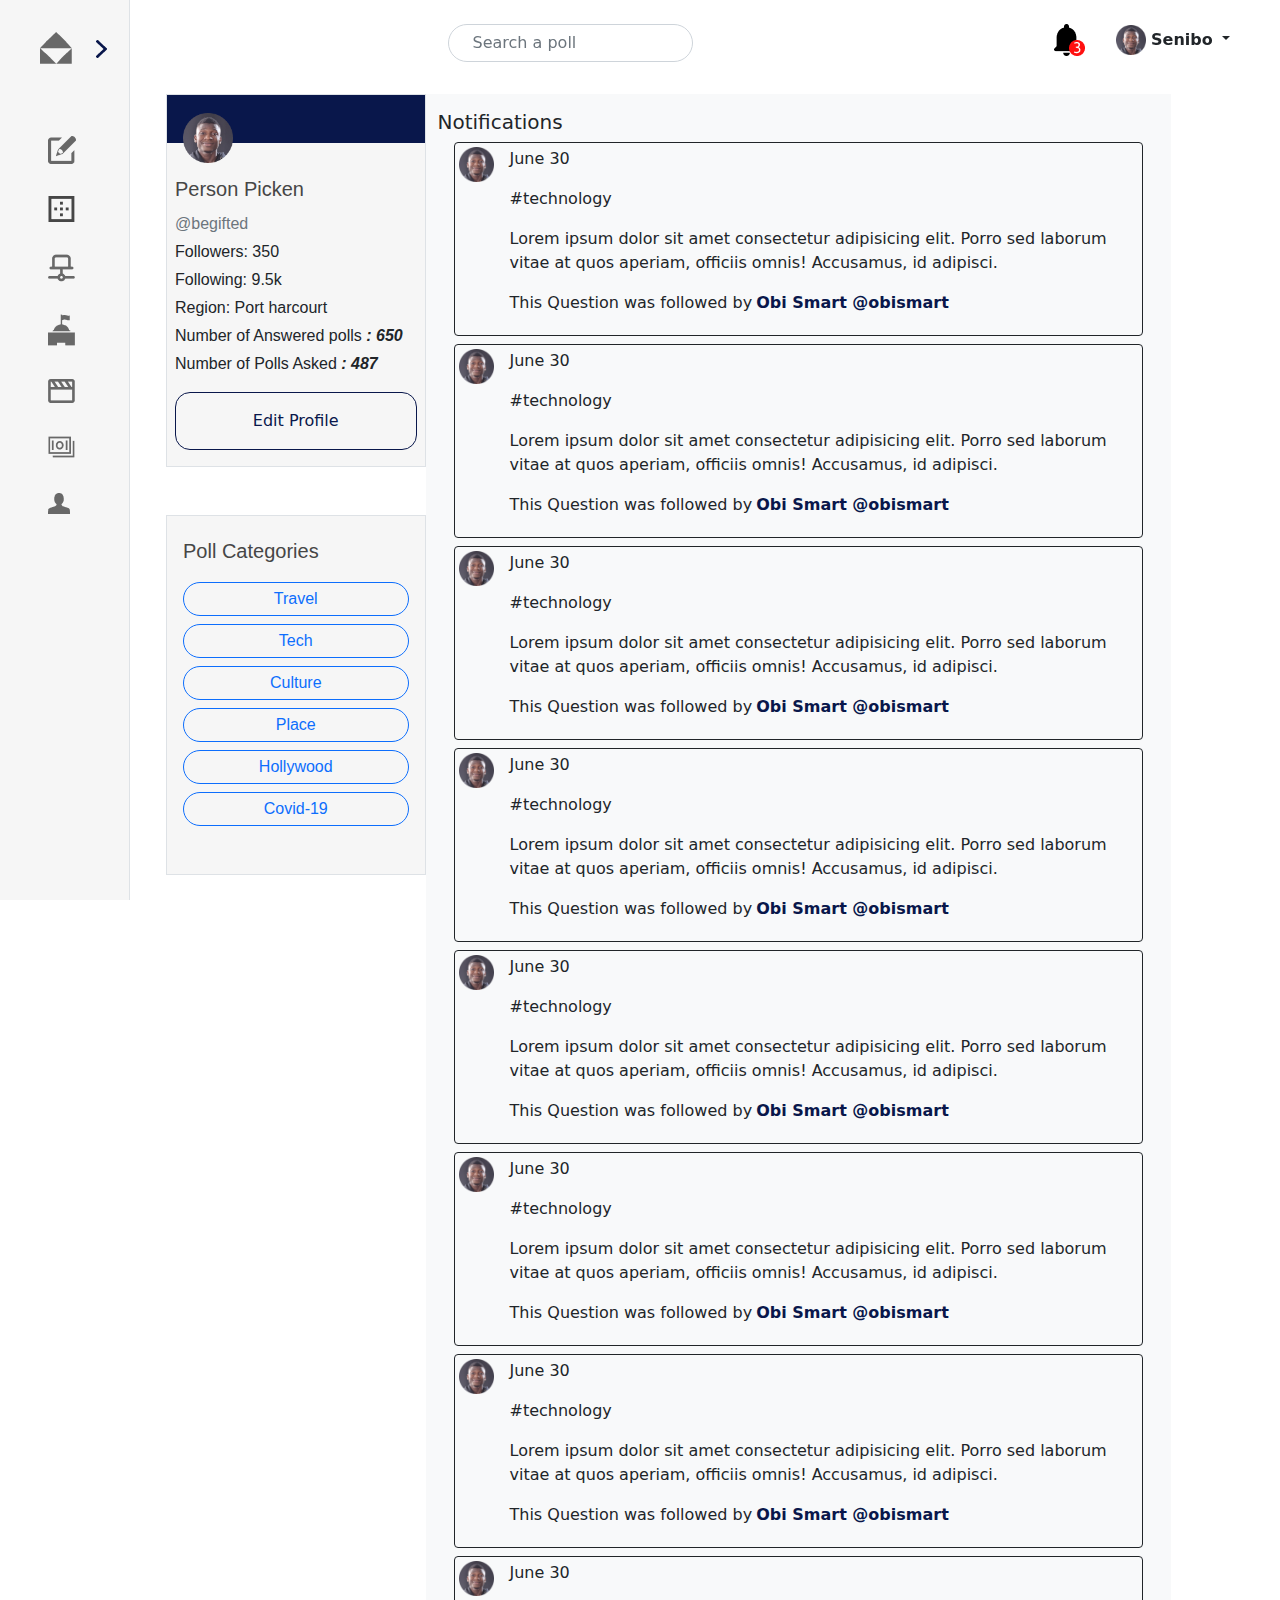
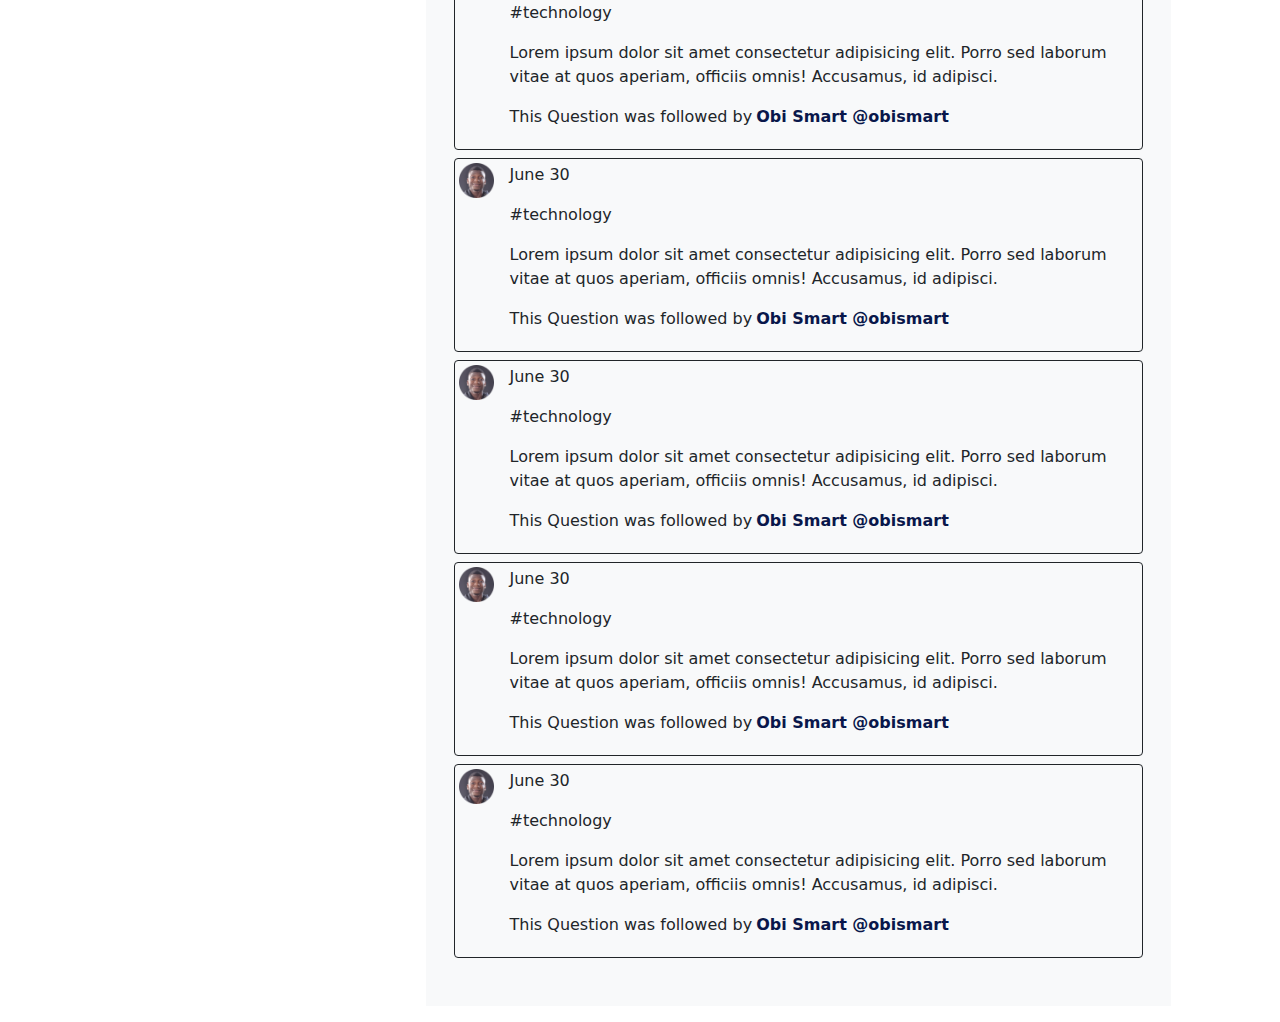
<file: index.html>
<!DOCTYPE html>
<html lang="en">
<head>
    <meta charset="UTF-8">
    <meta http-equiv="X-UA-Compatible" content="IE=edge">
    <meta name="viewport" content="width=device-width, initial-scale=1.0">
    <title>Notification | Chartpoll</title>
    <link rel="stylesheet" href="./css/bootstrap.min.css">
    <link rel="stylesheet" href="./css/style.css">
    <link rel="stylesheet" href="./css/notification.css">
</head>
<body>
    <!-- SIDEBAR MOBILE -->
    <nav class="navbar navbar-light bg-light d-lg-none feeds-bg border-bottom">
        <div class="container-fluid">
            <a href="#" class="d-flex align-items-center mb-3 mb-lg-0 me-lg-auto link-dark text-decoration-none">
                <img src="./images/envelope.png" alt="Logo"  class="">
                <span class="fw-bold text-secondary ps-2 fs-4">Chartpoll</span>
                </a>
            <!-- toggler -->
            <button class="navbar-toggler" type="button" data-bs-toggle="collapse" data-bs-target="#navbarNav" aria-controls="navbarNav" aria-expanded="false" aria-label="Toggle navigation">
            <span class="navbar-toggler-icon"></span>
            </button>
            <!-- nav links -->
            <div class="collapse navbar-collapse justify-content-end align-center" id="navbarNav">
                <ul class="navbar-nav text-white ms-2">
                    <li class="nav-item">
                        <a class="nav-link" href="#"><img src="./images/Vector (7).png" width="15px" alt="New Poll"><span class="text-secondary ps-4 pt-5">New Poll</span></a>
                        </li>
                    <li class="nav-item">
                        <a class="nav-link" href="#"><img src="./images/Group 20.png" width="15px" alt="All Feeds"> <span class="text-secondary ps-4 pt-5">All Feeds</span> </a>
                    </li>
                    <li class="nav-item">
                    <a class="nav-link" href="#"><img src="./images/Vector (5).png" width="15px" alt="Technology"><span class="text-secondary ps-4 pt-5">Technology</span></a>
                    </li>
                    <li class="nav-item">
                    <a class="nav-link" href="#"><img src="./images/Vector (6).png" width="15px" alt="Politics"><span class="text-secondary ps-4 pt-5">Politics</span></a>
                    </li>
                    <li class="nav-item">
                    <a class="nav-link" href="#"><img src="./images/Vector (3).png" width="15px" alt="Movies"><span class="text-secondary ps-4 pt-5">Movies</span></a>
                    </li>
                    <li class="nav-item">
                    <a class="nav-link" href="#"><img src="./images/Group 18.png" width="15px" alt="Business"><span class="text-secondary ps-4 pt-5">Business</span></a>
                    </li>
                    <li class="nav-item">
                    <a class="nav-link" href="#"><img src="./images/Vector (4).png" width="15px" alt="Profile"><span class="text-secondary ps-4 pt-5">Profile</span></a>
                    </li>

                </ul>
            </div>
        </div>
    </nav>
    <!-- NAVBAR DESKTOP -->
    <nav class="d-none d-lg-block feeds-bg fixed-top h-100 border-end reduce-width" style="width: 130px;">
        <div class="d-flex flex-column flex-shrink-0 p-3 pt-4">
            <span class="d-flex align-items-center mb-3 mb-lg-0 mt-2 me-lg-auto link-dark text-decoration-none">
                <img src="./images/envelope.png" alt="Logo"  class="ms-4 ">
                <span class="fw-bold text-secondary ps-2 fs-4 sidebar-text sidebar-hidden">Chartpoll</span>
                <span id="sidebar-button1" class="ms-4 sidebar-show"><img src="./images/Vector (9).png" alt="open"></span>
                <span id="sidebar-button2" class="ms-4 sidebar-hidden"><img src="./images/Vector (8).png" alt="close"></span>
            </span>
            <ul class="nav flex-column mb-auto ps-3 pt-5 mt-3">
                <li class="nav-item mb-3">
                    <a href="#" class="nav-link active" aria-current="page"> <img src="./images/Vector (7).png" alt="New Poll"><span class="text-secondary ps-4 pt-5 sidebar-text sidebar-hidden">New Poll</span></a>
                </li>
                <li class="mb-3">
                    <a href="#" class="nav-link active" aria-current="page"><img src="./images/Group 20.png" alt="All Feeds"> <span class="text-secondary ps-4 pt-5 sidebar-text sidebar-hidden">All Feeds</span> </a>
                </li>
                <li class="mb-3">
                    <a href="#" class="nav-link active" aria-current="page"><img src="./images/Vector (5).png" alt="Technology"><span class="text-secondary ps-4 pt-5 sidebar-text sidebar-hidden">Technology</span></a>
                </li>
                <li class="mb-3">
                    <a href="#" class="nav-link active" aria-current="page"><img src="./images/Vector (6).png" alt="Politics"><span class="text-secondary ps-4 pt-5 sidebar-text sidebar-hidden">Politics</span></a>
                </li>
                <li class="mb-3">
                    <a href="#" class="nav-link active" aria-current="page"><img src="./images/Vector (3).png" alt="Movies"><span class="text-secondary ps-4 pt-5 sidebar-text sidebar-hidden">Movies</span></a>
                </li>
                <li class="mb-3">
                    <a href="#" class="nav-link active" aria-current="page"><img src="./images/Group 18.png" alt="Business"><span class="text-secondary ps-4 pt-5 sidebar-text sidebar-hidden">Business</span></a>
                </li>
                <li>
                    <a href="#" class="nav-link active" aria-current="page"><img src="./images/Vector (4).png" alt="Profile"><span class="text-secondary ps-4 pt-5 sidebar-text sidebar-hidden">Profile</span></a>
                </li>
            </ul>
        </div>
    </nav>
    <!-- NAVBAR -->
    <main class="feeds-wrapper">
        <div class="pt-4 pb-1 row  px-5 sticky-top">
            <div class="col-lg-3"></div>
            <div class="col-lg-9">
                <div class="row justify-content-between">
                    <div class="col-md-4"><input type="search" placeholder="Search a poll" class="form-control rounded-pill pe-5 ps-4"></div>
                    <div class="col-md-4 mt-3 mt-md-0 col-lg-3">
                        <span><img src="images/Vector.png" alt="notification" width="25px"><img src="images/Group 23.png" alt="" class="notify-num"></span>
                        <span><img src="images/Mask Group (1).png" alt="profile picture" width="30px" class="ms-3"></span>
                        <div class="dropdown d-inline-block">
                            <span class="dropdown-toggle fw-bold" id="dropdownMenu2" data-bs-toggle="dropdown" aria-expanded="false">
                            Senibo
                            </span>
                            <ul class="dropdown-menu" aria-labelledby="dropdownMenuButton1">
                            <li><a class="dropdown-item" href="#">Action</a></li>
                            <li><a class="dropdown-item" href="#">Another action</a></li>
                            <li><a class="dropdown-item" href="#">Something else here</a></li>
                            </ul>
                        </div>
                    </div>
                </div>
            </div>
        </div>
        <!-- NAVBAR ENDS HERE -->

        <!-- PUT YOUR CONTENT BELOW -->
        <!-- Cards Starts  -->
        <div class="row mx-3 mt-1 mb-3 g-4">
            <div class="col-xl-3">
                <div class="row  align-items-baseline justify-content-evenly ms-xl-2">
                    <div class="col-md-5 px-0 col-xl-12 feeds-bg border pb-3">
                        <div class="feeds-btn-bg py-4"></div>
                        <div class="px-2">
                            <div  class= "mx-2"style= "width:50px; height:50px; position: relative; bottom: 30px;">
                                <img src="./images/Mask Group (1).png" class="card-img-top " alt="...">
                              </div>
                            <p class="ubuntu-feeds-font lead pt-3 mb-2 space">Person Picken</p>
                            <p class="ubuntu-feeds-font text-secondary mb-1">@begifted</p>
                            <p class="mb-1 text-dark ubuntu-feeds-font">Followers:  350</p>
                            <p class="mb-1 text-dark ubuntu-feeds-font">Following: 9.5k</p>
                            <p class="mb-1 text-dark ubuntu-feeds-font">Region: Port harcourt</p>
                            <p class="mb-1 text-dark ubuntu-feeds-font">Number of Answered polls <span class="fst-italic fw-bold">: 650</span></p>
                            <p class="mb- text-dark ubuntu-feeds-font">Number of Polls Asked <span class="fst-italic fw-bold">: 487</span></p>
                            <a href="editProfile.html" class="d-block text-center text-decoration-none py-3 px-4 feeds-text change-border shape-radius">Edit Profile</a>
                        </div>
                   </div>
                   <div class="col-md-5 col-xl-12 feeds-bg border p-3 mt-5 pb-5">
                        <p class="ubuntu-feeds-font lead pt-1">Poll Categories</p>
                        <a href="#" class="d-block text-center text-decoration-none py-1 px-4 border border-primary rounded-pill mb-2 ubuntu-feeds-font text-primary">Travel</a>
                        <a href="#" class="d-block text-center text-decoration-none py-1 px-4 border border-primary rounded-pill mb-2 ubuntu-feeds-font text-primary">Tech</a>
                        <a href="#" class="d-block text-center text-decoration-none py-1 px-4 border border-primary rounded-pill mb-2 ubuntu-feeds-font text-primary">Culture</a>
                        <a href="#" class="d-block text-center text-decoration-none py-1 px-4 border border-primary rounded-pill mb-2 ubuntu-feeds-font text-primary">Place</a>
                        <a href="#" class="d-block text-center text-decoration-none py-1 px-4 border border-primary rounded-pill mb-2 ubuntu-feeds-font text-primary">Hollywood</a>
                        <a href="#" class="d-block text-center text-decoration-none py-1 px-4 border border-primary rounded-pill ubuntu-feeds-font text-primary">Covid-19</a>
                    </div>
                </div>
            </div> 
          <!-- Cards End -->
          <div class="col-xl-8 bg-light">
                <h5 class="pt-3 text-dark">Notifications</h5>
                <div class="row g-2 pb-5 mx-3" id="note">
                    <!-- notifications will be loaded from js file -->
                </div>
            </div>
        </div>
    </main>

    <script src="./script/bootstrap.min.js"></script>
    <script src="./script/script.js"></script>
    <script src="./script/app.js"></script>  
</body>
</html>
</file>
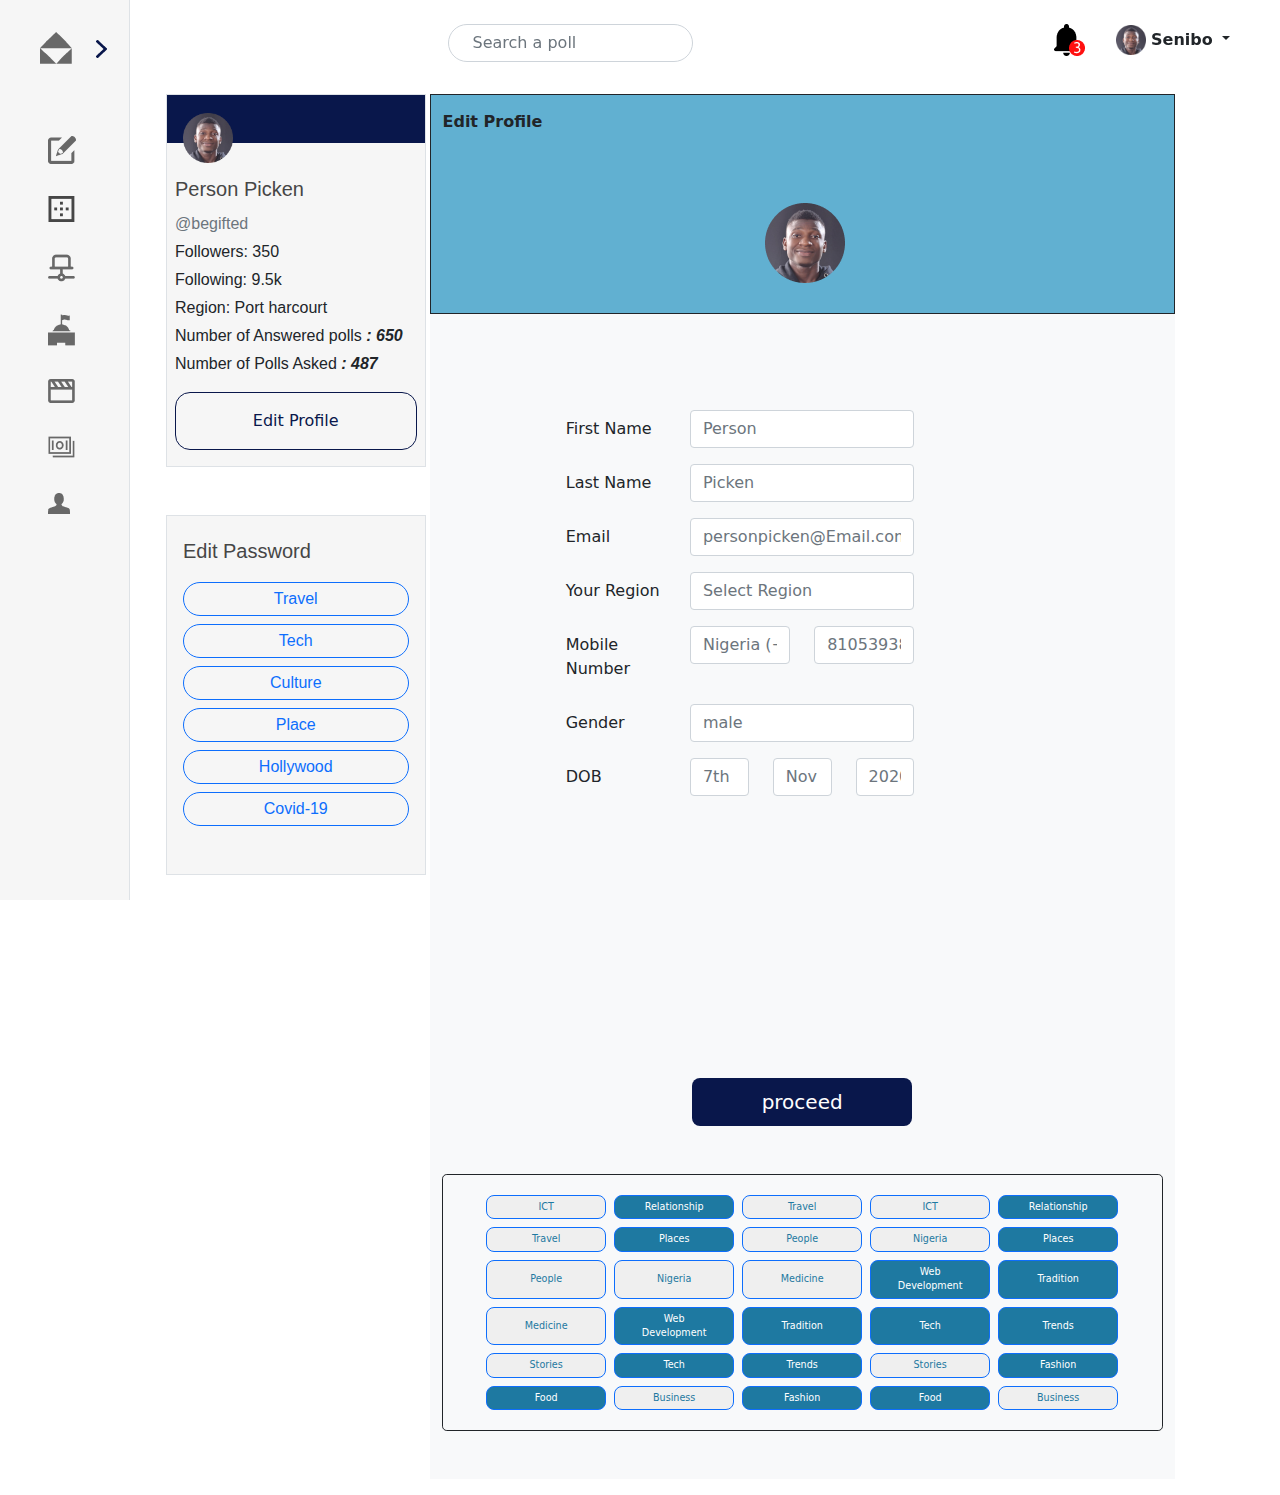
<file: editProfile.html>
<!DOCTYPE html>
<html lang="en">
<head>
    <meta charset="UTF-8">
    <meta http-equiv="X-UA-Compatible" content="IE=edge">
    <meta name="viewport" content="width=device-width, initial-scale=1.0">
    <title>Edit Profile | ChartPoll</title>
    <link rel="stylesheet" href="./css/bootstrap.min.css">
    <link rel="stylesheet" href="./css/style.css">
    <link rel="stylesheet" href="./css/notification.css">
</head>
<body>
  
       <!-- SIDEBAR MOBILE -->
       <nav class="navbar navbar-light bg-light d-lg-none feeds-bg border-bottom">
        <div class="container-fluid">
            <a href="#" class="d-flex align-items-center mb-3 mb-lg-0 me-lg-auto link-dark text-decoration-none">
                <img src="./images/envelope.png" alt="Logo"  class="">
                <span class="fw-bold text-secondary ps-2 fs-4">Chartpoll</span>
                </a>
            <!-- toggler -->
            <button class="navbar-toggler" type="button" data-bs-toggle="collapse" data-bs-target="#navbarNav" aria-controls="navbarNav" aria-expanded="false" aria-label="Toggle navigation">
            <span class="navbar-toggler-icon"></span>
            </button>
            <!-- nav links -->
            <div class="collapse navbar-collapse justify-content-end align-center" id="navbarNav">
                <ul class="navbar-nav text-white ms-2">
                    <li class="nav-item">
                        <a class="nav-link" href="#"><img src="./images/Vector (7).png" width="15px" alt="New Poll"><span class="text-secondary ps-4 pt-5">New Poll</span></a>
                        </li>
                    <li class="nav-item">
                        <a class="nav-link" href="#"><img src="./images/Group 20.png" width="15px" alt="All Feeds"> <span class="text-secondary ps-4 pt-5">All Feeds</span> </a>
                    </li>
                    <li class="nav-item">
                    <a class="nav-link" href="#"><img src="./images/Vector (5).png" width="15px" alt="Technology"><span class="text-secondary ps-4 pt-5">Technology</span></a>
                    </li>
                    <li class="nav-item">
                    <a class="nav-link" href="#"><img src="./images/Vector (6).png" width="15px" alt="Politics"><span class="text-secondary ps-4 pt-5">Politics</span></a>
                    </li>
                    <li class="nav-item">
                    <a class="nav-link" href="#"><img src="./images/Vector (3).png" width="15px" alt="Movies"><span class="text-secondary ps-4 pt-5">Movies</span></a>
                    </li>
                    <li class="nav-item">
                    <a class="nav-link" href="#"><img src="./images/Group 18.png" width="15px" alt="Business"><span class="text-secondary ps-4 pt-5">Business</span></a>
                    </li>
                    <li class="nav-item">
                    <a class="nav-link" href="#"><img src="./images/Vector (4).png" width="15px" alt="Profile"><span class="text-secondary ps-4 pt-5">Profile</span></a>
                    </li>

                </ul>
            </div>
        </div>
    </nav>
    <!-- NAVBAR DESKTOP -->
    <nav class="d-none d-lg-block feeds-bg fixed-top h-100 border-end reduce-width" style="width: 130px;">
        <div class="d-flex flex-column flex-shrink-0 p-3 pt-4">
            <span class="d-flex align-items-center mb-3 mb-lg-0 mt-2 me-lg-auto link-dark text-decoration-none">
                <img src="./images/envelope.png" alt="Logo"  class="ms-4 ">
                <span class="fw-bold text-secondary ps-2 fs-4 sidebar-text sidebar-hidden">Chartpoll</span>
                <span id="sidebar-button1" class="ms-4 sidebar-show"><img src="./images/Vector (9).png" alt="open"></span>
                <span id="sidebar-button2" class="ms-4 sidebar-hidden"><img src="./images/Vector (8).png" alt="close"></span>
            </span>
            <ul class="nav flex-column mb-auto ps-3 pt-5 mt-3">
                <li class="nav-item mb-3">
                    <a href="#" class="nav-link active" aria-current="page"> <img src="./images/Vector (7).png" alt="New Poll"><span class="text-secondary ps-4 pt-5 sidebar-text sidebar-hidden">New Poll</span></a>
                </li>
                <li class="mb-3">
                    <a href="#" class="nav-link active" aria-current="page"><img src="./images/Group 20.png" alt="All Feeds"> <span class="text-secondary ps-4 pt-5 sidebar-text sidebar-hidden">All Feeds</span> </a>
                </li>
                <li class="mb-3">
                    <a href="#" class="nav-link active" aria-current="page"><img src="./images/Vector (5).png" alt="Technology"><span class="text-secondary ps-4 pt-5 sidebar-text sidebar-hidden">Technology</span></a>
                </li>
                <li class="mb-3">
                    <a href="#" class="nav-link active" aria-current="page"><img src="./images/Vector (6).png" alt="Politics"><span class="text-secondary ps-4 pt-5 sidebar-text sidebar-hidden">Politics</span></a>
                </li>
                <li class="mb-3">
                    <a href="#" class="nav-link active" aria-current="page"><img src="./images/Vector (3).png" alt="Movies"><span class="text-secondary ps-4 pt-5 sidebar-text sidebar-hidden">Movies</span></a>
                </li>
                <li class="mb-3">
                    <a href="#" class="nav-link active" aria-current="page"><img src="./images/Group 18.png" alt="Business"><span class="text-secondary ps-4 pt-5 sidebar-text sidebar-hidden">Business</span></a>
                </li>
                <li>
                    <a href="#" class="nav-link active" aria-current="page"><img src="./images/Vector (4).png" alt="Profile"><span class="text-secondary ps-4 pt-5 sidebar-text sidebar-hidden">Profile</span></a>
                </li>
            </ul>
        </div>
    </nav>
    <!-- NAVBAR -->
    <main class="feeds-wrapper">
        <div class="pt-4 pb-1 row  px-5 sticky-top">
            <div class="col-lg-3"></div>
            <div class="col-lg-9">
                <div class="row justify-content-between">
                    <div class="col-md-4"><input type="search" placeholder="Search a poll" class="form-control rounded-pill pe-5 ps-4"></div>
                    <div class="col-md-4 mt-3 mt-md-0 col-lg-3">
                        <span><img src="images/Vector.png" alt="notification" width="25px"><img src="images/Group 23.png" alt="" class="notify-num"></span>
                        <span><img src="images/Mask Group (1).png" alt="profile picture" width="30px" class="ms-3"></span>
                        <div class="dropdown d-inline-block">
                            <span class="dropdown-toggle fw-bold" id="dropdownMenu2" data-bs-toggle="dropdown" aria-expanded="false">
                            Senibo
                            </span>
                            <ul class="dropdown-menu" aria-labelledby="dropdownMenuButton1">
                            <li><a class="dropdown-item" href="#">Action</a></li>
                            <li><a class="dropdown-item" href="#">Another action</a></li>
                            <li><a class="dropdown-item" href="#">Something else here</a></li>
                            </ul>
                        </div>
                    </div>
                </div>
            </div>
        </div>
        <!-- NAVBAR ENDS HERE -->

        <!-- PUT YOUR CONTENT BELOW -->
        <!-- Cards Starts  -->
        <div class="row mx-3 mt-1 mb-3 g-4">
            <div class="col-xl-3">
                <div class="row  align-items-baseline justify-content-evenly ms-xl-2">
                    <div class="col-md-5 px-0 col-xl-12 feeds-bg border pb-3">
                        <div class="feeds-btn-bg py-4"></div>
                        <div class="px-2">
                            <div  class= "mx-2"style= "width:50px; height:50px; position: relative; bottom: 30px;">
                              <img src="./images/Mask Group (1).png" class="card-img-top " alt="...">
                            </div>
                            <p class="ubuntu-feeds-font lead pt-3 mb-2 space">Person Picken</p>
                            <p class="ubuntu-feeds-font text-secondary mb-1">@begifted</p>
                            <p class="mb-1 text-dark ubuntu-feeds-font">Followers:  350</p>
                            <p class="mb-1 text-dark ubuntu-feeds-font">Following: 9.5k</p>
                            <p class="mb-1 text-dark ubuntu-feeds-font">Region: Port harcourt</p>
                            <p class="mb-1 text-dark ubuntu-feeds-font">Number of Answered polls <span class="fst-italic fw-bold">: 650</span></p>
                            <p class="mb- text-dark ubuntu-feeds-font">Number of Polls Asked <span class="fst-italic fw-bold">: 487</span></p>
                            <a href="#" class="d-block text-center text-decoration-none py-3 px-4 feeds-text change-border shape-radius">Edit Profile</a>
                        </div>
                   </div>
                   <div class="col-md-5 col-xl-12 feeds-bg border p-3 mt-5 pb-5">
                        <p class="ubuntu-feeds-font lead pt-1">Edit Password</p>
                        <a href="#" class="d-block text-center text-decoration-none py-1 px-4 border border-primary rounded-pill mb-2 ubuntu-feeds-font text-primary">Travel</a>
                        <a href="#" class="d-block text-center text-decoration-none py-1 px-4 border border-primary rounded-pill mb-2 ubuntu-feeds-font text-primary">Tech</a>
                        <a href="#" class="d-block text-center text-decoration-none py-1 px-4 border border-primary rounded-pill mb-2 ubuntu-feeds-font text-primary">Culture</a>
                        <a href="#" class="d-block text-center text-decoration-none py-1 px-4 border border-primary rounded-pill mb-2 ubuntu-feeds-font text-primary">Place</a>
                        <a href="#" class="d-block text-center text-decoration-none py-1 px-4 border border-primary rounded-pill mb-2 ubuntu-feeds-font text-primary">Hollywood</a>
                        <a href="#" class="d-block text-center text-decoration-none py-1 px-4 border border-primary rounded-pill ubuntu-feeds-font text-primary">Covid-19</a>
                    </div>
                </div>
            </div> 
          <!-- Cards End -->

          <!-- Profile Editing Page starts here -->
          <div class="col-xl-8 col-md-12 col-sm-2  bg-light ms-lg-1">
            <!-- profile image -->
              <div class="border border-dark backg px-5 edit-padding d-flex row  justify-content-center ">
                  <p class="text-dark fw-bold edit-margin">Edit Profile</p>
                  <div  class= " me-5 mt-5 mb-0 align-self-baseline"style= "width:50px; height:50px;">
                    <img src="./images/Mask Group (1).png" class="" alt="...">
                  </div>
                  
              </div>
              <!-- form -->
                <form class="form-margin row justify-content-center mt-5 pt-5">
                    <div class="col-md-8">
                      <div class="row mb-3">
                        <label for="fname" class="col-sm-3 col-form-label">First Name</label>
                        <div class="col-sm-6 border-">
                          <input type="text" class="form-control" id="fname" placeholder="Person">
                        </div>
                      </div>
                      <div class="row mb-3">
                        <label for="lname" class="col-sm-3 col-form-label">Last Name</label>
                        <div class="col-sm-6">
                          <input type="text" class="form-control" id="lname" placeholder="Picken">
                        </div>
                      </div>
                      <div class="row mb-3">
                        <label for="email" class="col-sm-3 col-form-label">Email</label>
                        <div class="col-sm-6">
                          <input type="email" class="form-control" id="email" placeholder="personpicken@Email.com">
                        </div>
                      </div>
                      <div class="row mb-3">
                        <label for="region" class="col-sm-3 col-form-label">Your Region</label>
                        <div class="col-sm-6">
                          <input type="" class="form-control" id="region" placeholder="Select Region">
                        </div>
                      </div>
                      <div class="row mb-3">
                        <label for="num" class="col-sm-3 col-form-label">Mobile Number</label>
                        <div class="col-sm-3">
                          <input type="tel" class="form-control mb-3" id="num" placeholder="Nigeria (+234)">
                        </div>
                        <div class="col-sm-3">
                          <input type="tel" class="form-control" id="num2" placeholder="8105393816">
                        </div>
                      </div>
                      <div class="row mb-3">
                        <label for="gender" class="col-sm-3 col-form-label">Gender</label>
                        <div class="col-sm-6">
                          <input type="text" class="form-control" id="gender" placeholder="male">
                        </div>
                      </div>
                      <div class="row mb-3">
                        <label for="dob" class="col-sm-3 col-form-label">DOB</label>
                        <div class="col-sm-2">
                          <input type="text" class="form-control mb-3" id="dob" placeholder="7th">
                        </div>
                        <div class="col-sm-2">
                          <input type="text" class="form-control mb-3" id="month" placeholder="Nov">
                        </div>
                        <div class="col-sm-2">
                          <input type="text" class="form-control" id="year" placeholder="2020">
                        </div>
                      </div>
                      <div class="text-center">
                        <a href="profile.html" class="btn btn-lg mx-3 text-white proceed-btn shape-radius2 col-sm-4 px-5 py-2">
                          proceed 
                        </a>
                      </div>
                    </div>
                  </form>
                                <!-- profile footer -->

                <div class="bg-light border border-dark py-3 px-0 rounded-3 my-5  d-flex flex-wrap justify-content-center"> 
                  <button class="shape-radius2 border border-primary text-center px-3 py-1 m-1 pills text-pill pills-font">ICT</button>
                  <button class=" shape-radius2 border border-primary text-center px-3 py-1 m-1 pills pillsbg text-white pills-font">Relationship</button>
                  <button class="shape-radius2 border border-primary text-center px-3 py-1 m-1 pills text-pill pills-font">Travel</button>
                  <button class="shape-radius2 border border-primary text-center px-3 py-1 m-1 pills text-pill pills-font">ICT</button>
                  <button class="shape-radius2 border border-primary text-center px-3 py-1 m-1 pills pillsbg text-white pills-font">Relationship</button>
                  <button class="shape-radius2 border border-primary text-center px-3 py-1 m-1 pills text-pill pills-font">Travel</button>
                  <button class="shape-radius2 border border-primary text-center px-3 py-1 m-1 pills pillsbg text-white pills-font">Places</button>
                  <button class="shape-radius2 border border-primary text-center px-3 py-1 m-1 pills text-pill pills-font">People</button>
                  <button class="shape-radius2 border border-primary text-center px-3 py-1 m-1 pills text-pill pills-font">Nigeria</button>
                  <button class="shape-radius2 border border-primary text-center px-3 py-1 m-1 pills pillsbg text-white pills-font">Places</button>
                  <button class="shape-radius2 border border-primary text-center px-3 py-1 m-1 pills text-pill pills-font">People</button>
                  <button class="shape-radius2 border border-primary text-center px-3 py-1 m-1 pills text-pill pills-font">Nigeria</button>
                  <button class="shape-radius2 border border-primary text-center px-3 py-1 m-1 pills text-pill pills-font">Medicine</button>
                  <button class="shape-radius2 border border-primary text-center px-3 py-1 m-1 pills pillsbg text-white pills-font">Web Development</button>
                  <button class="shape-radius2 border border-primary text-center px-3 py-1 m-1 pills pillsbg text-white pills-font">Tradition</button>
                  <button class="shape-radius2 border border-primary text-center px-3 py-1 m-1 pills text-pill pills-font">Medicine</button>
                  <button class="shape-radius2 border border-primary text-center px-3 py-1 m-1 pills pillsbg text-white pills-font"> Web Development</button>
                  <button class="shape-radius2 border border-primary text-center px-3 py-1 m-1 pills pillsbg text-white pills-font">Tradition</button>
                  <button class="shape-radius2 border border-primary text-center px-3 py-1 m-1 pills pillsbg text-white pills-font">Tech</button>
                  <button class="shape-radius2 border border-primary text-center px-3 py-1 m-1 pills pillsbg text-white pills-font">Trends</button>
                  <button class="shape-radius2 border border-primary text-center px-3 py-1 m-1 pills text-pill pills-font">Stories</button>
                  <button class="shape-radius2 border border-primary text-center px-3 py-1 m-1 pills pillsbg text-white pills-font">Tech</button>
                  <button class="shape-radius2 border border-primary text-center px-3 py-1 m-1 pills pillsbg text-white pills-font">Trends</button>
                  <button class="shape-radius2 border border-primary text-center px-3 py-1 m-1 pills text-pill pills-font">Stories</button>
                  <button class="shape-radius2 border border-primary text-center px-3 py-1 m-1 pills pillsbg text-white pills-font">Fashion</button>
                  <button class="shape-radius2 border border-primary text-center px-3 py-1 m-1 pills pillsbg text-white pills-font">Food</button>
                  <button class="shape-radius2 border border-primary text-center px-3 py-1 m-1 pills text-pill pills-font">Business</button>
                  <button class="shape-radius2 border border-primary text-center px-3 py-1 m-1 pills pillsbg text-white pills-font">Fashion</button>
                  <button class="shape-radius2 border border-primary text-center px-3 py-1 m-1 pills pillsbg text-white pills-font">Food</button>
                  <button class="shape-radius2 border border-primary text-center px-3 py-1 m-1 pills text-pill pills-font">Business</button>
                </div>

              <!-- profile footer end -->

              </div>

          </div>





    <script src="./script/bootstrap.min.js"></script>
    <script src="./script/script.js"></script>
    <!-- <script src="./script/app.js"></script>  -->
</body>
</html>
</file>
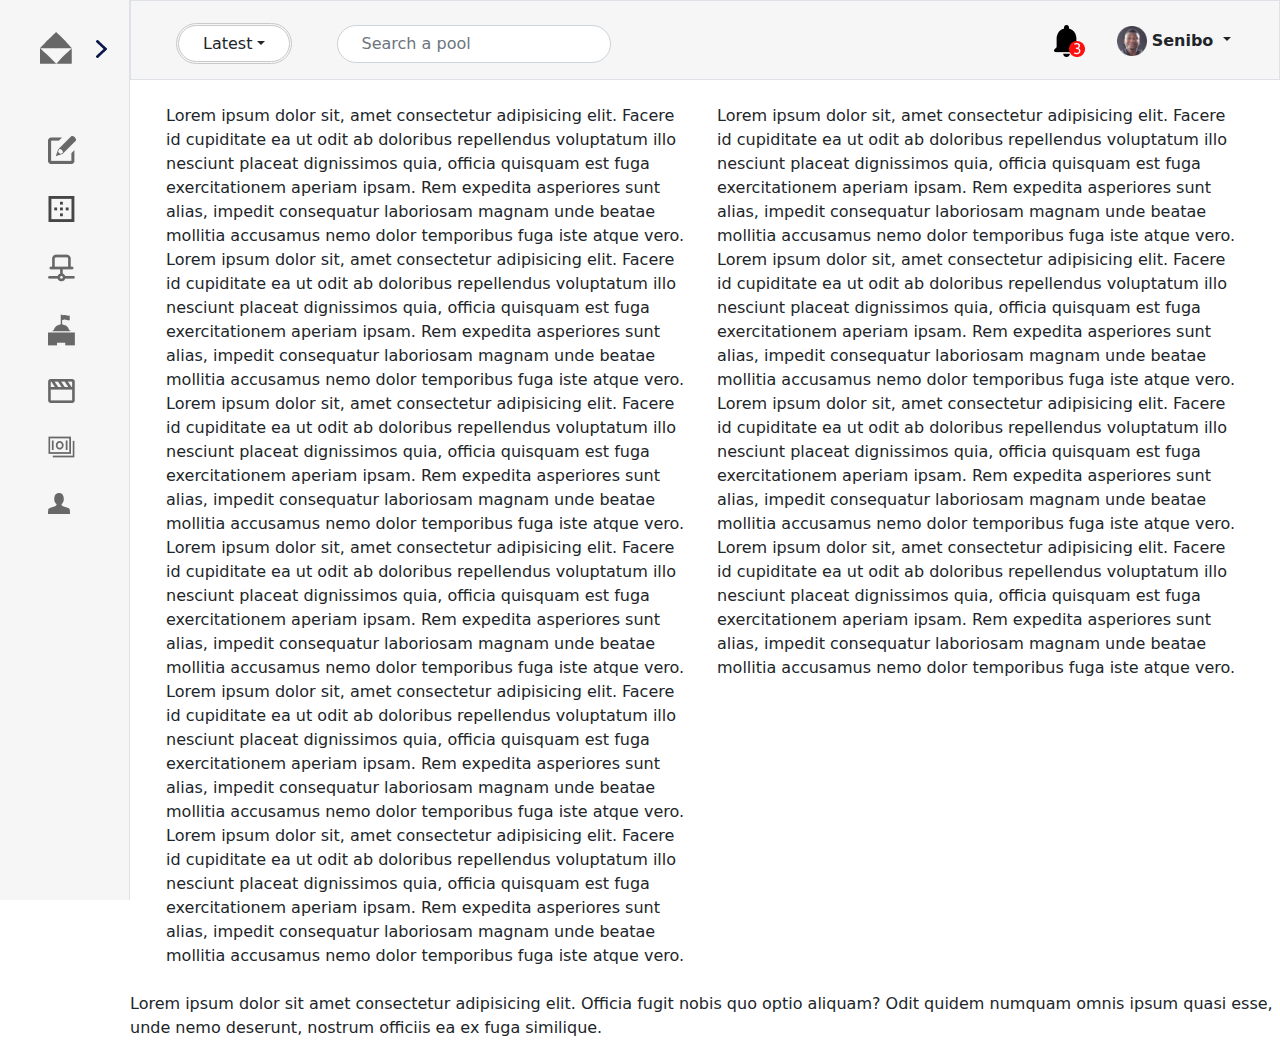
<file: menubar.html>
<!DOCTYPE html>
<html lang="en">
<head>
    <meta charset="UTF-8">
    <meta http-equiv="X-UA-Compatible" content="IE=edge">
    <meta name="viewport" content="width=device-width, initial-scale=1.0">
    <title>Chartpoll</title>
    <link rel="stylesheet" href="css/bootstrap.min.css">
    <link rel="stylesheet" href="css/style.css">
</head>
<body>
    <!-- SIDEBAR MOBILE -->
    <nav class="navbar navbar-light bg-light d-lg-none feeds-bg border-bottom">
        <div class="container-fluid">
            <a href="#" class="d-flex align-items-center mb-3 mb-lg-0 me-lg-auto link-dark text-decoration-none">
                <img src="images/envelope.png" alt="Logo"  class="">
                <span class="fw-bold text-secondary ps-2 fs-4">Chartpoll</span>
                </a>
            <!-- toggler -->
            <button class="navbar-toggler" type="button" data-bs-toggle="collapse" data-bs-target="#navbarNav" aria-controls="navbarNav" aria-expanded="false" aria-label="Toggle navigation">
            <span class="navbar-toggler-icon"></span>
            </button>
            <!-- nav links -->
            <div class="collapse navbar-collapse justify-content-end align-center" id="navbarNav">
                <ul class="navbar-nav text-white ms-2">
                    <li class="nav-item">
                        <a class="nav-link" href="#"><img src="images/Vector (7).png" width="15px" alt="New Poll"><span class="text-secondary ps-4 pt-5">New Poll</span></a>
                        </li>
                    <li class="nav-item">
                        <a class="nav-link" href="#"><img src="images/Group 20.png" width="15px" alt="All Feeds"> <span class="text-secondary ps-4 pt-5">All Feeds</span> </a>
                    </li>
                    <li class="nav-item">
                    <a class="nav-link" href="#"><img src="images/Vector (5).png" width="15px" alt="Technology"><span class="text-secondary ps-4 pt-5">Technology</span></a>
                    </li>
                    <li class="nav-item">
                    <a class="nav-link" href="#"><img src="images/Vector (6).png" width="15px" alt="Politics"><span class="text-secondary ps-4 pt-5">Politics</span></a>
                    </li>
                    <li class="nav-item">
                    <a class="nav-link" href="#"><img src="images/Vector (3).png" width="15px" alt="Movies"><span class="text-secondary ps-4 pt-5">Movies</span></a>
                    </li>
                    <li class="nav-item">
                    <a class="nav-link" href="#"><img src="images/Group 18.png" width="15px" alt="Business"><span class="text-secondary ps-4 pt-5">Business</span></a>
                    </li>
                    <li class="nav-item">
                    <a class="nav-link" href="#"><img src="images/Vector (4).png" width="15px" alt="Profile"><span class="text-secondary ps-4 pt-5">Profile</span></a>
                    </li>

                </ul>
            </div>
        </div>
    </nav>
    <!-- NAVBAR DESKTOP -->
    <nav class="d-none d-lg-block feeds-bg fixed-top h-100 border-end reduce-width" style="width: 130px;">
        <div class="d-flex flex-column flex-shrink-0 p-3 pt-4">
            <span class="d-flex align-items-center mb-3 mb-lg-0 mt-2 me-lg-auto link-dark text-decoration-none">
                <img src="images/envelope.png" alt="Logo"  class="ms-4 ">
                <span class="fw-bold text-secondary ps-2 fs-4 sidebar-text sidebar-hidden">Chartpoll</span>
                <span id="sidebar-button1" class="ms-4 sidebar-show"><img src="images/Vector (9).png" alt="open"></span>
                <span id="sidebar-button2" class="ms-4 sidebar-hidden"><img src="images/Vector (8).png" alt="close"></span>
            </span>
            <ul class="nav flex-column mb-auto ps-3 pt-5 mt-3">
                <li class="nav-item mb-3">
                    <a href="#" class="nav-link active" aria-current="page"> <img src="images/Vector (7).png" alt="New Poll"><span class="text-secondary ps-4 pt-5 sidebar-text sidebar-hidden">New Poll</span></a>
                </li>
                <li class="mb-3">
                    <a href="#" class="nav-link active" aria-current="page"><img src="images/Group 20.png" alt="All Feeds"> <span class="text-secondary ps-4 pt-5 sidebar-text sidebar-hidden">All Feeds</span> </a>
                </li>
                <li class="mb-3">
                    <a href="#" class="nav-link active" aria-current="page"><img src="images/Vector (5).png" alt="Technology"><span class="text-secondary ps-4 pt-5 sidebar-text sidebar-hidden">Technology</span></a>
                </li>
                <li class="mb-3">
                    <a href="#" class="nav-link active" aria-current="page"><img src="images/Vector (6).png" alt="Politics"><span class="text-secondary ps-4 pt-5 sidebar-text sidebar-hidden">Politics</span></a>
                </li>
                <li class="mb-3">
                    <a href="#" class="nav-link active" aria-current="page"><img src="images/Vector (3).png" alt="Movies"><span class="text-secondary ps-4 pt-5 sidebar-text sidebar-hidden">Movies</span></a>
                </li>
                <li class="mb-3">
                    <a href="#" class="nav-link active" aria-current="page"><img src="images/Group 18.png" alt="Business"><span class="text-secondary ps-4 pt-5 sidebar-text sidebar-hidden">Business</span></a>
                </li>
                <li>
                    <a href="#" class="nav-link active" aria-current="page"><img src="images/Vector (4).png" alt="Profile"><span class="text-secondary ps-4 pt-5 sidebar-text sidebar-hidden">Profile</span></a>
                </li>
            </ul>
        </div>
    </nav>
    <!-- NAVBAR -->
    <main class="feeds-wrapper">
        <div class="pt-4 pb-3 d-flex flex-column-reverse flex-md-row gap-4 justify-content-between px-5 feeds-bg border sticky-top">
            <form class="d-flex align-items-center">
                <div class="dropdown d-none d-md-inline-block">
                   <span class="dropdown-toggle rounded-pill bg-white py-2 px-4 latest-menu" id="dropdownMenu2" data-bs-toggle="dropdown" aria-expanded="false">Latest</span>
                    <ul class="dropdown-menu" aria-labelledby="dropdownMenuButton1">
                      <li><a class="dropdown-item" href="#">Action</a></li>
                      <li><a class="dropdown-item" href="#">Another action</a></li>
                      <li><a class="dropdown-item" href="#">Something else here</a></li>
                    </ul>
                </div>
                <input type="search" placeholder="Search a pool" class="form-control rounded-pill pe-5 ps-4 ms-md-5">
            </form>
            <div class="">
                <span><img src="images/Vector.png" alt="notification" width="25px"><img src="images/Group 23.png" alt="" class="notify-num"></span>
                <span><img src="images/Mask Group (1).png" alt="profile picture" width="30px" class="ms-3"></span>
                <div class="dropdown d-inline-block">
                    <span class="dropdown-toggle fw-bold" id="dropdownMenu2" data-bs-toggle="dropdown" aria-expanded="false">
                      Senibo
                    </span>
                    <ul class="dropdown-menu" aria-labelledby="dropdownMenuButton1">
                      <li><a class="dropdown-item" href="#">Action</a></li>
                      <li><a class="dropdown-item" href="#">Another action</a></li>
                      <li><a class="dropdown-item" href="#">Something else here</a></li>
                    </ul>
                </div>
            </div>
        </div>
        <!-- NAVBAR ENDS HERE -->

        <!-- PUT YOUR CONTENT BELOW -->
        <div class="row m-4">
            <div class="col-6">
                Lorem ipsum dolor sit, amet consectetur adipisicing elit. Facere id cupiditate ea ut odit ab doloribus repellendus voluptatum illo nesciunt placeat dignissimos quia, officia quisquam est fuga exercitationem aperiam ipsam. Rem expedita asperiores sunt alias, impedit consequatur laboriosam magnam unde beatae mollitia accusamus nemo dolor temporibus fuga iste atque vero.
                Lorem ipsum dolor sit, amet consectetur adipisicing elit. Facere id cupiditate ea ut odit ab doloribus repellendus voluptatum illo nesciunt placeat dignissimos quia, officia quisquam est fuga exercitationem aperiam ipsam. Rem expedita asperiores sunt alias, impedit consequatur laboriosam magnam unde beatae mollitia accusamus nemo dolor temporibus fuga iste atque vero.
                Lorem ipsum dolor sit, amet consectetur adipisicing elit. Facere id cupiditate ea ut odit ab doloribus repellendus voluptatum illo nesciunt placeat dignissimos quia, officia quisquam est fuga exercitationem aperiam ipsam. Rem expedita asperiores sunt alias, impedit consequatur laboriosam magnam unde beatae mollitia accusamus nemo dolor temporibus fuga iste atque vero.
                Lorem ipsum dolor sit, amet consectetur adipisicing elit. Facere id cupiditate ea ut odit ab doloribus repellendus voluptatum illo nesciunt placeat dignissimos quia, officia quisquam est fuga exercitationem aperiam ipsam. Rem expedita asperiores sunt alias, impedit consequatur laboriosam magnam unde beatae mollitia accusamus nemo dolor temporibus fuga iste atque vero.
                Lorem ipsum dolor sit, amet consectetur adipisicing elit. Facere id cupiditate ea ut odit ab doloribus repellendus voluptatum illo nesciunt placeat dignissimos quia, officia quisquam est fuga exercitationem aperiam ipsam. Rem expedita asperiores sunt alias, impedit consequatur laboriosam magnam unde beatae mollitia accusamus nemo dolor temporibus fuga iste atque vero.
                
                Lorem ipsum dolor sit, amet consectetur adipisicing elit. Facere id cupiditate ea ut odit ab doloribus repellendus voluptatum illo nesciunt placeat dignissimos quia, officia quisquam est fuga exercitationem aperiam ipsam. Rem expedita asperiores sunt alias, impedit consequatur laboriosam magnam unde beatae mollitia accusamus nemo dolor temporibus fuga iste atque vero.
            </div>
            <div class="col-6">
                Lorem ipsum dolor sit, amet consectetur adipisicing elit. Facere id cupiditate ea ut odit ab doloribus repellendus voluptatum illo nesciunt placeat dignissimos quia, officia quisquam est fuga exercitationem aperiam ipsam. Rem expedita asperiores sunt alias, impedit consequatur laboriosam magnam unde beatae mollitia accusamus nemo dolor temporibus fuga iste atque vero.
                Lorem ipsum dolor sit, amet consectetur adipisicing elit. Facere id cupiditate ea ut odit ab doloribus repellendus voluptatum illo nesciunt placeat dignissimos quia, officia quisquam est fuga exercitationem aperiam ipsam. Rem expedita asperiores sunt alias, impedit consequatur laboriosam magnam unde beatae mollitia accusamus nemo dolor temporibus fuga iste atque vero.
                Lorem ipsum dolor sit, amet consectetur adipisicing elit. Facere id cupiditate ea ut odit ab doloribus repellendus voluptatum illo nesciunt placeat dignissimos quia, officia quisquam est fuga exercitationem aperiam ipsam. Rem expedita asperiores sunt alias, impedit consequatur laboriosam magnam unde beatae mollitia accusamus nemo dolor temporibus fuga iste atque vero.

                Lorem ipsum dolor sit, amet consectetur adipisicing elit. Facere id cupiditate ea ut odit ab doloribus repellendus voluptatum illo nesciunt placeat dignissimos quia, officia quisquam est fuga exercitationem aperiam ipsam. Rem expedita asperiores sunt alias, impedit consequatur laboriosam magnam unde beatae mollitia accusamus nemo dolor temporibus fuga iste atque vero.
            </div>
        </div>
        Lorem ipsum dolor sit amet consectetur adipisicing elit. Officia fugit nobis quo optio aliquam? Odit quidem numquam omnis ipsum quasi esse, unde nemo deserunt, nostrum officiis ea ex fuga similique.
    </main>
    

    <script src="script/bootstrap.min.js"></script>
    <script src="script/script.js"></script>
    
</body>
</html>
</file>
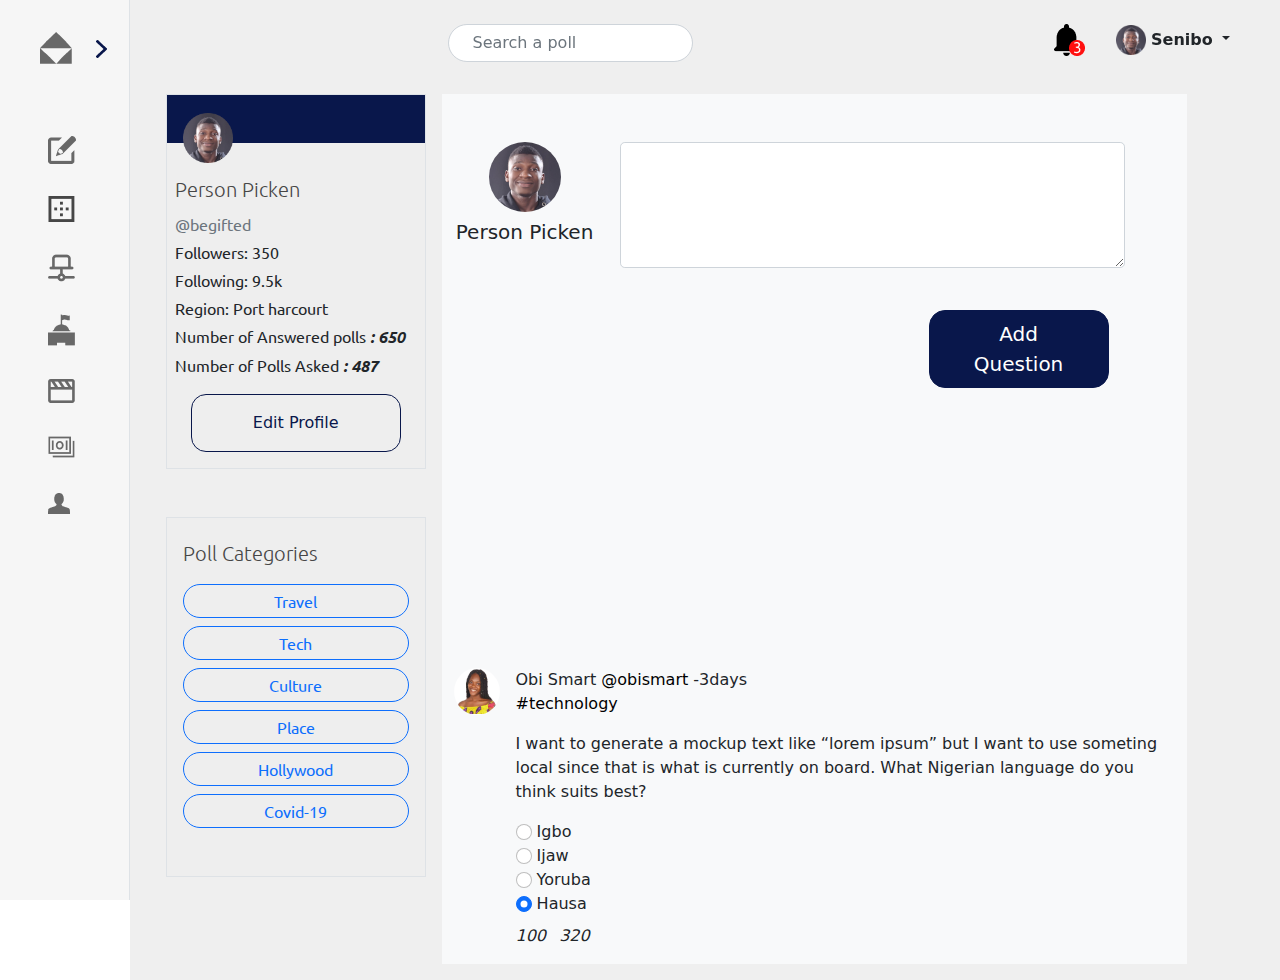
<file: profile.html>
<!DOCTYPE html>
<html lang="en">
<head>
    <meta charset="UTF-8">
    <meta http-equiv="X-UA-Compatible" content="IE=edge">
    <meta name="viewport" content="width=device-width, initial-scale=1.0">   
    <link rel="stylesheet" href="./css/bootstrap.min.css">
    <link rel="stylesheet" href="https://use.fontawesome.com/releases/v5.15.4/css/all.css" integrity="sha384-DyZ88mC6Up2uqS4h/KRgHuoeGwBcD4Ng9SiP4dIRy0EXTlnuz47vAwmeGwVChigm" crossorigin="anonymous">
    <link rel="stylesheet" href="./css/style.css">
    <link rel="stylesheet" href="./css/notification.css">
    <link rel="stylesheet" href="./css/profile.css">
    <link rel="preconnect" href="https://fonts.googleapis.com">
    <link rel="preconnect" href="https://fonts.gstatic.com" crossorigin>
    <link href="https://fonts.googleapis.com/css2?family=Ubuntu:ital,wght@0,400;1,700&display=swap" rel="stylesheet">
    
    <title>Chartpoll | user profile</title>
</head>
<body>
    <!-- SIDEBAR MOBILE -->
    <nav class="navbar navbar-light bg-light d-lg-none feeds-bg border-bottom">
        <div class="container-fluid">
            <a href="#" class="d-flex align-items-center mb-3 mb-lg-0 me-lg-auto link-dark text-decoration-none">
                <img src="./images/envelope.png" alt="Logo"  class="">
                <span class="fw-bold text-secondary ps-2 fs-4">Chartpoll</span>
            </a>
            <!-- toggler -->
            <button class="navbar-toggler" type="button" data-bs-toggle="collapse" data-bs-target="#navbarNav" aria-controls="navbarNav" aria-expanded="false" aria-label="Toggle navigation">
            <span class="navbar-toggler-icon"></span>
            </button>
            <!-- nav links -->
            <div class="collapse navbar-collapse justify-content-end align-center" id="navbarNav">
                <ul class="navbar-nav text-white ms-2">
                    <li class="nav-item">
                        <a class="nav-link" href="#"><img src="./images/Vector (7).png" width="15px" alt="New Poll"><span class="text-secondary ps-4 pt-5">New Poll</span></a>
                    </li>
                    <li class="nav-item">
                        <a class="nav-link" href="#"><img src="./images/Group 20.png" width="15px" alt="All Feeds"> <span class="text-secondary ps-4 pt-5">All Feeds</span> </a>
                    </li>
                    <li class="nav-item">
                        <a class="nav-link" href="#"><img src="./images/Vector (5).png" width="15px" alt="Technology"><span class="text-secondary ps-4 pt-5">Technology</span></a>
                    </li>
                    <li class="nav-item">
                        <a class="nav-link" href="#"><img src="./images/Vector (6).png" width="15px" alt="Politics"><span class="text-secondary ps-4 pt-5">Politics</span></a>
                    </li>
                    <li class="nav-item">
                        <a class="nav-link" href="#"><img src="./images/Vector (3).png" width="15px" alt="Movies"><span class="text-secondary ps-4 pt-5">Movies</span></a>
                    </li>
                    <li class="nav-item">
                        <a class="nav-link" href="#"><img src="./images/Group 18.png" width="15px" alt="Business"><span class="text-secondary ps-4 pt-5">Business</span></a>
                    </li>
                    <li class="nav-item">
                        <a class="nav-link" href="#"><img src="./images/Vector (4).png" width="15px" alt="Profile"><span class="text-secondary ps-4 pt-5">Profile</span></a>
                    </li>

                </ul>
            </div>
        </div>
    </nav>
    <!-- NAVBAR DESKTOP -->
    <nav class="d-none d-lg-block feeds-bg fixed-top h-100 border-end reduce-width" style="width: 130px;">
        <div class="d-flex flex-column flex-shrink-0 p-3 pt-4">
            <span class="d-flex align-items-center mb-3 mb-lg-0 mt-2 me-lg-auto link-dark text-decoration-none">
                <img src="./images/envelope.png" alt="Logo"  class="ms-4 ">
                <span class="fw-bold text-secondary ps-2 fs-4 sidebar-text sidebar-hidden">Chartpoll</span>
                <span id="sidebar-button1" class="ms-4 sidebar-show"><img src="./images/Vector (9).png" alt="open"></span>
                <span id="sidebar-button2" class="ms-4 sidebar-hidden"><img src="./images/Vector (8).png" alt="close"></span>
            </span>
            <ul class="nav flex-column mb-auto ps-3 pt-5 mt-3">
                <li class="nav-item mb-3">
                    <a href="#" class="nav-link active" aria-current="page"> <img src="./images/Vector (7).png" alt="New Poll"><span class="text-secondary ps-4 pt-5 sidebar-text sidebar-hidden">New Poll</span></a>
                </li>
                <li class="mb-3">
                    <a href="#" class="nav-link active" aria-current="page"><img src="./images/Group 20.png" alt="All Feeds"> <span class="text-secondary ps-4 pt-5 sidebar-text sidebar-hidden">All Feeds</span> </a>
                </li>
                <li class="mb-3">
                    <a href="#" class="nav-link active" aria-current="page"><img src="./images/Vector (5).png" alt="Technology"><span class="text-secondary ps-4 pt-5 sidebar-text sidebar-hidden">Technology</span></a>
                </li>
                <li class="mb-3">
                    <a href="#" class="nav-link active" aria-current="page"><img src="./images/Vector (6).png" alt="Politics"><span class="text-secondary ps-4 pt-5 sidebar-text sidebar-hidden">Politics</span></a>
                </li>
                <li class="mb-3">
                    <a href="#" class="nav-link active" aria-current="page"><img src="./images/Vector (3).png" alt="Movies"><span class="text-secondary ps-4 pt-5 sidebar-text sidebar-hidden">Movies</span></a>
                </li>
                <li class="mb-3">
                    <a href="#" class="nav-link active" aria-current="page"><img src="./images/Group 18.png" alt="Business"><span class="text-secondary ps-4 pt-5 sidebar-text sidebar-hidden">Business</span></a>
                </li>
                <li>
                    <a href="#" class="nav-link active" aria-current="page"><img src="./images/Vector (4).png" alt="Profile"><span class="text-secondary ps-4 pt-5 sidebar-text sidebar-hidden">Profile</span></a>
                </li>
            </ul>
        </div>
    </nav>
    <!-- NAVBAR -->
    <main class="feeds-wrapper">
        <div class="pt-4 pb-1 row  px-5 sticky-top">
            <div class="col-lg-3"></div>
            <div class="col-lg-9">
                <div class="row justify-content-between">
                    <div class="col-md-4"><input type="search" placeholder="Search a poll" class="form-control rounded-pill pe-5 ps-4"></div>
                    <div class="col-md-4 mt-3 mt-md-0 col-lg-3">
                        <span><img src="images/Vector.png" alt="notification" width="25px"><img src="images/Group 23.png" alt="" class="notify-num"></span>
                        <span><img src="images/Mask Group (1).png" alt="profile picture" width="30px" class="ms-3"></span>
                        <div class="dropdown d-inline-block">
                            <span class="dropdown-toggle fw-bold" id="dropdownMenu2" data-bs-toggle="dropdown" aria-expanded="false">
                            Senibo
                            </span>
                            <ul class="dropdown-menu" aria-labelledby="dropdownMenuButton1">
                            <li><a class="dropdown-item" href="#">Action</a></li>
                            <li><a class="dropdown-item" href="#">Another action</a></li>
                            <li><a class="dropdown-item" href="#">Something else here</a></li>
                            </ul>
                        </div>
                    </div>
                </div>
            </div>
        </div>
        <!-- NAVBAR ENDS HERE -->

        <!-- PUT YOUR CONTENT BELOW -->
        <!-- Cards Starts  -->
        <div class="row mx-3  mt-1 mb-3 g-4">
            <div class="col-xl-3">
                <div class="row  align-items-baseline justify-content-evenly ms-xl-2">
                    <div class="col-md-5 px-0 col-xl-12 feeds-bg border pb-3">
                        <div class="feeds-btn-bg py-4"></div>
                        <div class="px-2">
                            <div  class= "mx-2"style= "width:50px; height:50px; position: relative; bottom: 30px;">
                                <img src="./images/Mask Group (1).png" class="card-img-top " alt="...">
                              </div>
                            <p class="ubuntu-feeds-font lead pt-3 mb-2 space">Person Picken</p>
                            <p class="ubuntu-feeds-font text-secondary mb-1">@begifted</p>
                            <p class="mb-1 text-dark ubuntu-feeds-font">Followers:  350</p>
                            <p class="mb-1 text-dark ubuntu-feeds-font">Following: 9.5k</p>
                            <p class="mb-1 text-dark ubuntu-feeds-font">Region: Port harcourt</p>
                            <p class="mb-1 text-dark ubuntu-feeds-font">Number of Answered polls <span class="fst-italic fw-bold">: 650</span></p>
                            <p class="mb- text-dark ubuntu-feeds-font">Number of Polls Asked <span class="fst-italic fw-bold">: 487</span></p>
                            <a href="editProfile.html" class="d-block text-center text-decoration-none mx-3 py-3 px-4 feeds-text change-border shape-radius">Edit Profile</a>
                        </div>
                   </div>
                   <div class="col-md-5 col-xl-12 feeds-bg border p-3 mt-5 pb-5">
                        <p class="ubuntu-feeds-font lead pt-1">Poll Categories</p>
                        <a href="#" class="d-block text-center text-decoration-none py-1 px-4 border border-primary rounded-pill mb-2 ubuntu-feeds-font text-primary">Travel</a>
                        <a href="#" class="d-block text-center text-decoration-none py-1 px-4 border border-primary rounded-pill mb-2 ubuntu-feeds-font text-primary">Tech</a>
                        <a href="#" class="d-block text-center text-decoration-none py-1 px-4 border border-primary rounded-pill mb-2 ubuntu-feeds-font text-primary">Culture</a>
                        <a href="#" class="d-block text-center text-decoration-none py-1 px-4 border border-primary rounded-pill mb-2 ubuntu-feeds-font text-primary">Place</a>
                        <a href="#" class="d-block text-center text-decoration-none py-1 px-4 border border-primary rounded-pill mb-2 ubuntu-feeds-font text-primary">Hollywood</a>
                        <a href="#" class="d-block text-center text-decoration-none py-1 px-4 border border-primary rounded-pill ubuntu-feeds-font text-primary">Covid-19</a>
                    </div>
                </div>
            </div> 
          <!-- Cards End -->
          <div class="col-xl-8 col-md-12 col-sm-2  bg-light ms-lg-3 user-holder">
                <!-- <div class="d-flex justify-content-between pt-4 p-lg-4">
                    <div class="user-holder">
                        <img class="rounded-circle d-block m-auto" src="./profile-image/profile-user.png" alt="">
                        <p class="pt-2 lh-sm fs-4">Person Picken</p>
                    </div>
                    <form class="g-3">
                        <div class="pb-4">
                            <textarea class="form-control form-control-lg form-control-xm form-control-md form-control-sm border border-2 border-dark" name="text" id="question" cols="30" rows="5"  aria-label="With textarea"></textarea>
                        </div>
                        <div class="">
                          <button type="submit" class="btn btn-primary mb-3">Confirm identity</button>
                        </div>
                      </form>
                </div> -->
            
                <section class="user-que d-flex justify-content-evenly pt-5 me-lg-5">
                    <div class="user-holder pe-4">
                        <img class="rounded-circle d-block m-auto" src="./profile-image/profile-user.png" alt="">
                        <p class="pt-2 lh-sm fs-5 text-center">Person Picken</p>
                    </div>
                    <div class="w-75">
                        <form action="" class="row">
                            <div>
                                <textarea class="form-control form-control-lg form-control-xm form-control-md form-control-sm h-75 textarea-border" name="text" id="question" cols="30" rows="5"  aria-label="With textarea"></textarea>
                            </div>
                            <div class="text-end justify-content-end">
                                <button class="btn text-white profile-btn shape-radius2 py-2 btn btn-sm but1">Add Question</button>
                            </div>
                            <div class="text-end justify-content-end">
                                <button class="btn btn-lg mx-lg-3 col-sm-2 text-white profile-btn shape-radius2 col-sm-4 px-4 py-2 btn btn-lg but2">Add Question</button>
                            </div>
                        </form>
                    </div>
                </section>
                <section class="refer ">
                 <div class="user-holder d-flex justfiy">
                     <div class="user-holder-img pe-3">
                     <img class="rounded-circle" src="./profile-image/SOF_5770a-01 1.png" alt="">
        
                     </div>
                     <div class="user-holder-text">
                         <div>
                            <p class="mb-0">Obi Smart <span>
                                <a href="/" class="user-handle">@obismart</a>
                                 </span><span class="time"> -3days</span>
                            </p>
                            <p class="">
                                <a href="/">#technology</a>
                            </p>
                         </div>
                         <div >
                            <p>
                                I want to generate a mockup text like “lorem ipsum” but I want to use someting local since that is what is currently on board. What Nigerian language do you think suits best?
                            </p>
                            <form action="" class="">
                                <div>
                                    <input class="form-check-input" type="radio" name="flexRadioDefault" id="flexRadioDefault2" checked>
                                <label class="form-check-label" for="flexRadioDefault2">
                                  Igbo
                                </label>
                                </div>
                                <div>
                                    <input class="form-check-input" type="radio" name="flexRadioDefault" id="flexRadioDefault2" checked>
                                <label class="form-check-label" for="flexRadioDefault2">
                                  Ijaw
                                </label>
                                </div>
                                <div>
                                    <input class="form-check-input" type="radio" name="flexRadioDefault" id="flexRadioDefault2" checked>
                                <label class="form-check-label" for="flexRadioDefault2">
                                 Yoruba
                                </label>
                                </div>
                                <div>
                                    <input class="form-check-input" type="radio" name="flexRadioDefault" id="flexRadioDefault2" checked>
                                <label class="form-check-label" for="flexRadioDefault2">
                                 Hausa
                                </label>
                                </div>
                
                            </form>
                            <div class="pt-2 pb-3">
                                <i class="far fa-thumbs-up pe-2">100</i>
                                <i class="far fa-eye">320</i>
                            </div>
                        </div>
                     </div>
                 </div>
              
                </section>
              </div>            
          </div>

    <script src="./script/bootstrap.min.js"></script>
    <script src="./script/script.js"></script>
    <script src="./script/app.js"></script> 
    
</body>
</html>
</file>
<file: css/style.css>
* {
    margin: 0;
    padding: 0;
    box-sizing: border-box;
}
/* STYLES FOR FEEDS PAGES STARTS */
.feeds-bg{
    background: rgba(238, 238, 238, 0.5);
}
.notify-num{
    position: relative;
    right: 10px;
    top: 8px;
}

.latest-menu{
    outline-color: #ccc9c9;
    outline-style: double;
}
.feeds-wrapper{
    overflow: hidden;
}

.sidebar-hidden{
    display: none;
}
.sidebar-show{
    display: inline;
}
#sidebar-button1:hover, #sidebar-button2:hover{
    cursor: pointer;
}
.reduce-width, .feeds-wrapper, #sidebar-button1, #sidebar-button2, .sidebar-text{
    transition: all 0.3s ease-out;
}
.active-bar:hover{
    border-right: 3px solid #09174B;
    border-radius: 2px;
}
.feeds-btn-bg{
    background: #09174B;
}
.feeds-text{
    color: #09174B !important;
}
.shape-radius{
    border-radius: 15px;
}

.ubuntu-feeds-font{
    font-family: 'Ubuntu', sans-serif;
    color: #464646;
}
.change-border{
    border:1px solid #09174B;;
}

@media  screen and (max-width: 991px) {
    .feeds-wrapper{
        width: 100%  !important;
        margin-left:  0 !important;
    }
}
@media screen and (min-width:992px) {
    .feeds-wrapper{
        width: calc(100% - 130px);
        margin-left:  130px;
    }
}
/* STYLES FOR FEEDS PAGES ENDS HERE */
</file>
<file: css/notification.css>
.space{
    margin-top: -35px !important;
}
.space2{
    margin-top: -5px !important;
}

.backg{
    background: #1088bba6;
}

.marg{
    margin: 0 -12px;
}

.marg2{
    margin: 0 auto -45px;
}

.userFontColor{
    color: #09174B;
}
.edit-margin{
    margin-top: -45px;
    
}


.proceed-btn{
    background-color: #09174B;
    margin-top: 250px;
    width: 220px;
}
.pills{
    width:120px;
}
.pillsbg{
    background-color:#1E79A1;
    ;  
}

.text-pill{
    color:#1E79A1;

}
.pills-font{
    font-size: 0.6rem;
}

.edit-padding{
    padding: 60px 0 !important;
}

.shape-radius2{
    border-radius: 8px;
}

/* .form-margin{
    margin: 0 130px;
} */
</file>
<file: css/profile.css>
main{
  background: #eeee;
}
.profile-btn{
  background: #09174B;
  border-radius: 16px;
  border: 1px solid #09174B;
  width: 180px;
}

.user-que{
  margin-bottom: 280px;
}

a{
  text-decoration: none;
  color: #000;
}



@media screen and (max-width: 480px) {


  .but2{
  display: none;
  }
}
@media screen and (min-width: 480px) {

.but1{
  display:none
}

}
</file>
